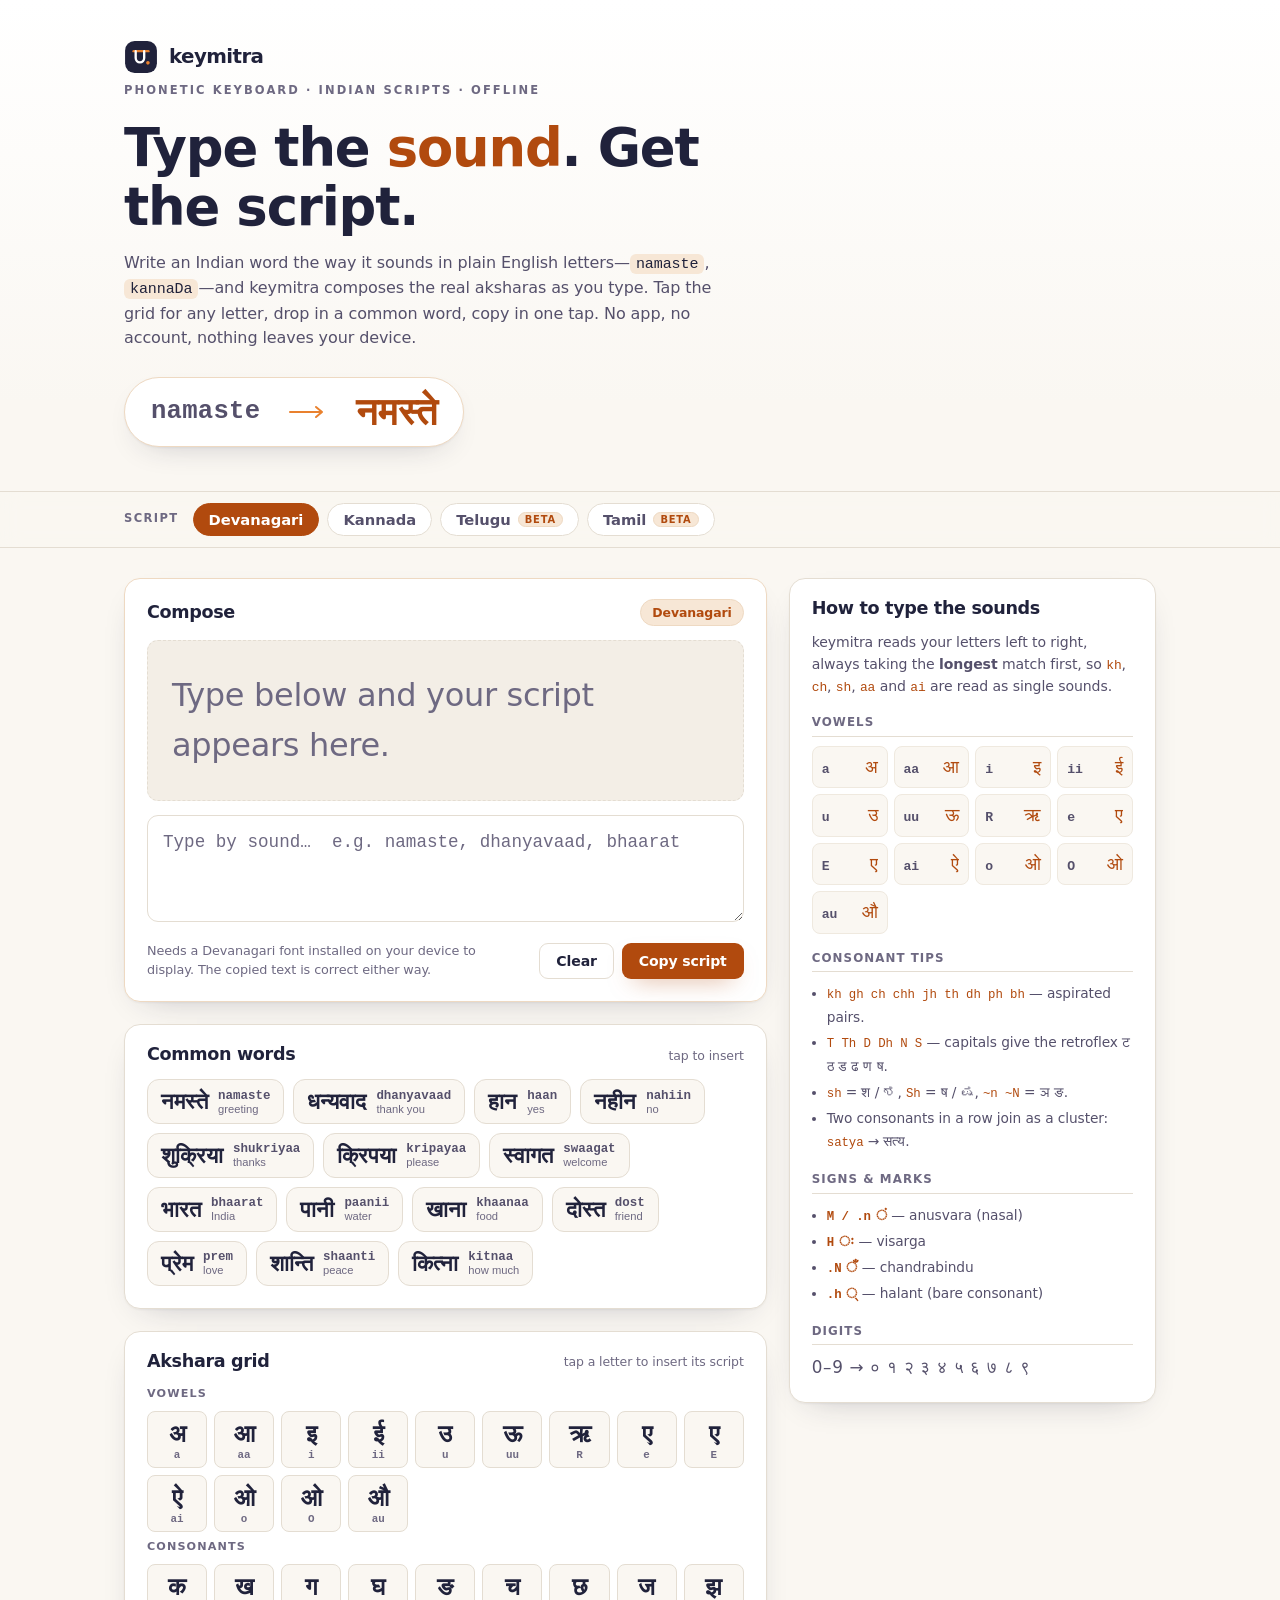
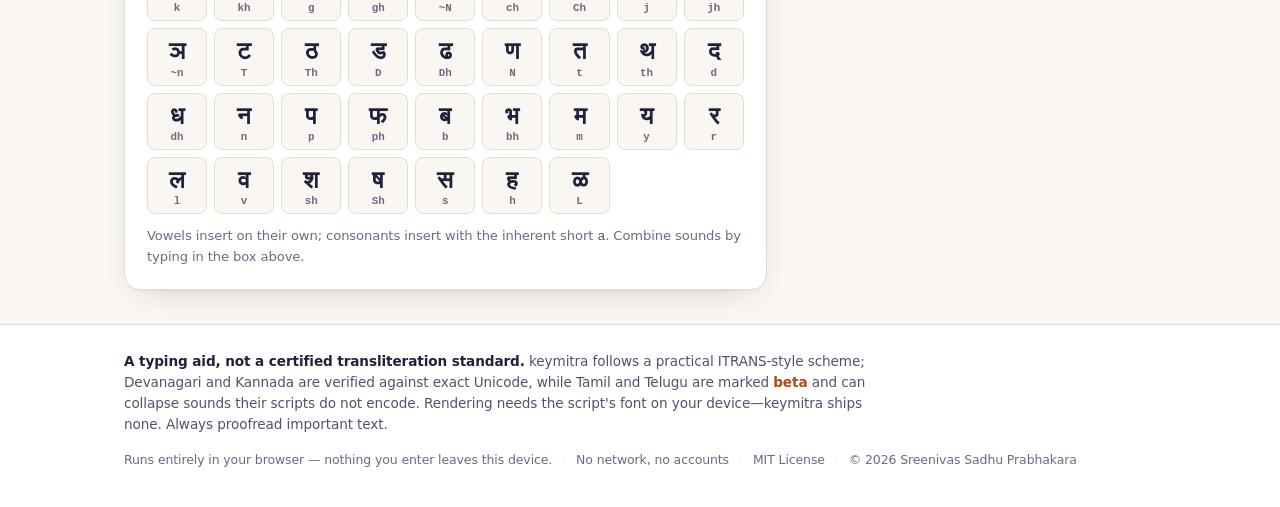
<file: index.html>
<!doctype html>
<html lang="en">
<head>
  <meta charset="utf-8">
  <meta name="viewport" content="width=device-width, initial-scale=1">
  <meta http-equiv="Content-Security-Policy" content="default-src 'self'; connect-src 'none'; img-src 'self' data:; base-uri 'none'; form-action 'none'; frame-ancestors 'none'; object-src 'none'">
  <title>keymitra — type Indian scripts by sound (Devanagari, Kannada, more)</title>
  <meta name="description" content="A phonetic keyboard and transliterator for Indian scripts. Type the sound in plain English letters — namaste, kannaDa — and watch it become नमस्ते or ಕನ್ನಡ live. Tap the akshara grid, use word chips, copy in one tap. Fully offline.">
  <meta name="color-scheme" content="light dark">
  <link rel="canonical" href="https://sreenivas-sadhu-prabhakara.github.io/keymitra/">
  <meta name="robots" content="index, follow, max-image-preview:large">
  <meta name="author" content="Sreenivas Sadhu Prabhakara">
  <meta name="keywords" content="phonetic keyboard, transliteration, type in hindi, type in kannada, devanagari keyboard, kannada keyboard, ITRANS, romanized to devanagari, english to hindi typing, indian language input, offline transliterator, akshara">
  <meta name="theme-color" content="#FAF7F2" media="(prefers-color-scheme: light)">
  <meta name="theme-color" content="#191A2E" media="(prefers-color-scheme: dark)">

  <!-- Open Graph -->
  <meta property="og:type" content="website">
  <meta property="og:site_name" content="keymitra">
  <meta property="og:title" content="keymitra — type Indian scripts by sound">
  <meta property="og:description" content="Type the sound in plain English letters and watch it become Devanagari or Kannada live. Tap the akshara grid, use word chips, copy in one tap. Private and fully offline.">
  <meta property="og:url" content="https://sreenivas-sadhu-prabhakara.github.io/keymitra/">
  <meta property="og:locale" content="en_US">
  <meta property="og:image" content="https://sreenivas-sadhu-prabhakara.github.io/keymitra/og-image.png">
  <meta property="og:image:width" content="1200">
  <meta property="og:image:height" content="630">
  <meta property="og:image:alt" content="keymitra — namaste becomes नमस्ते as you type by sound">

  <!-- Twitter -->
  <meta name="twitter:card" content="summary_large_image">
  <meta name="twitter:title" content="keymitra — type Indian scripts by sound">
  <meta name="twitter:description" content="Type the sound in plain English letters and watch it become Devanagari or Kannada live. Tap the akshara grid, use word chips, copy in one tap. Private and fully offline.">
  <meta name="twitter:image" content="https://sreenivas-sadhu-prabhakara.github.io/keymitra/og-image.png">
  <meta name="twitter:image:alt" content="keymitra — namaste becomes नमस्ते as you type by sound">

  <link rel="stylesheet" href="styles.css">
  <link rel="icon" href="favicon.svg" type="image/svg+xml">
  <link rel="apple-touch-icon" href="apple-touch-icon.png">
  <link rel="manifest" href="manifest.webmanifest">

  <!-- Structured data (data block; not affected by script-src) -->
  <script type="application/ld+json">
  {
    "@context": "https://schema.org",
    "@type": "WebApplication",
    "name": "keymitra",
    "description": "A client-side phonetic keyboard and transliterator for Indian scripts. Type the sound in Latin letters and see it become Devanagari or Kannada live, tap an on-screen akshara grid, use common-word chips, and copy in one tap. Private, offline, no accounts.",
    "url": "https://sreenivas-sadhu-prabhakara.github.io/keymitra/",
    "applicationCategory": "UtilitiesApplication",
    "operatingSystem": "Any (modern web browser)",
    "browserRequirements": "Requires a modern web browser with JavaScript enabled and the target script's font installed.",
    "isAccessibleForFree": true,
    "offers": { "@type": "Offer", "price": "0", "priceCurrency": "USD" },
    "license": "https://opensource.org/licenses/MIT",
    "author": { "@type": "Person", "name": "Sreenivas Sadhu Prabhakara" },
    "softwareVersion": "0.1.0",
    "featureList": [
      "Phonetic ITRANS-style transliteration of Latin input to Indian scripts",
      "Live preview: the script updates as you type the sound",
      "Longest-match tokenising for digraphs like kh, ch, sh, aa, ai",
      "On-screen akshara grid for direct glyph insertion",
      "Common-word suggestion chips per script",
      "One-tap copy to the clipboard",
      "Devanagari and Kannada fully covered; Tamil and Telugu marked beta",
      "Runs 100% offline in your browser"
    ]
  }
  </script>
  <script type="application/ld+json">
  {
    "@context": "https://schema.org",
    "@type": "FAQPage",
    "mainEntity": [
      {
        "@type": "Question",
        "name": "How do I type Hindi or Kannada by sound in keymitra?",
        "acceptedAnswer": {
          "@type": "Answer",
          "text": "Pick a script, then type the word the way it sounds using plain English letters. namaste becomes नमस्ते and kannaDa becomes ಕನ್ನಡ. keymitra reads your letters left to right with longest-match, so digraphs like kh, ch, sh, aa and ai are understood as single sounds, and it joins consonants and vowels into the correct akshara."
        }
      },
      {
        "@type": "Question",
        "name": "How do I write capital or retroflex sounds like T, D, N and long vowels?",
        "acceptedAnswer": {
          "@type": "Answer",
          "text": "keymitra uses an ITRANS-style scheme. Capital T, D, N, S give the retroflex ट ड ण ष; double a vowel for its long form (aa, ii, uu). Use M or .n for anusvara, H for visarga, and .h to force a bare consonant (halant) at the end of a word. A cheat-sheet of every mapping is built into the page."
        }
      },
      {
        "@type": "Question",
        "name": "Why do some letters show as empty boxes or tofu?",
        "acceptedAnswer": {
          "@type": "Answer",
          "text": "keymitra outputs real Unicode text but does not ship any fonts, so your device must have a font for the script installed to render it. Most phones and computers include Devanagari and Kannada. If you see boxes, the text is still correct — copying and pasting it into an app with the right font will display it properly."
        }
      },
      {
        "@type": "Question",
        "name": "Is my typing private?",
        "acceptedAnswer": {
          "@type": "Answer",
          "text": "Completely. keymitra runs entirely in your browser and makes no network requests at all. A strict Content-Security-Policy sets connect-src to none, so nothing you type can be sent anywhere. Your last text is remembered only in this device's local storage."
        }
      },
      {
        "@type": "Question",
        "name": "Which Indian scripts does keymitra support?",
        "acceptedAnswer": {
          "@type": "Answer",
          "text": "Devanagari (Hindi, Marathi, Sanskrit) and Kannada are fully covered and verified against exact Unicode. Tamil and Telugu are included and labelled beta: they cover everyday words but Tamil in particular collapses some Sanskrit distinctions its script does not encode, so check important text before relying on it."
        }
      }
    ]
  }
  </script>
</head>
<body>
  <a class="skip-link" href="#composer">Skip to the keyboard</a>

  <!-- ============ HERO ============ -->
  <header class="hero" id="top">
    <div class="hero__inner">
      <a class="brand" href="#top" aria-label="keymitra home">
        <svg class="brand__mark" viewBox="0 0 32 32" aria-hidden="true">
          <rect x="1" y="1" width="30" height="30" rx="9" class="brand__bg"/>
          <line x1="9" y1="10.5" x2="23" y2="10.5" class="brand__bar"/>
          <path d="M11 10.5 v6.5 a4 4 0 0 0 8 0 v-6.5" class="brand__stroke"/>
          <circle cx="22.5" cy="21.5" r="1.7" class="brand__dot"/>
        </svg>
        <span class="brand__word">keymitra</span>
      </a>

      <p class="eyebrow">Phonetic keyboard &middot; Indian scripts &middot; offline</p>
      <h1 class="hero__title">Type the <span class="hero__accent">sound</span>. Get the script.</h1>
      <p class="hero__lede">
        Write an Indian word the way it sounds in plain English letters&mdash;<span class="mono">namaste</span>,
        <span class="mono">kannaDa</span>&mdash;and keymitra composes the real aksharas as you type. Tap the grid for any
        letter, drop in a common word, copy in one tap. No app, no account, nothing leaves your device.
      </p>

      <!-- Signature: the live transform strip -->
      <div class="transform" aria-hidden="true">
        <span class="transform__latin">namaste</span>
        <span class="transform__arrow">
          <svg viewBox="0 0 40 16" width="40" height="16"><path d="M2 8 h32 M28 3 l6 5 -6 5" fill="none" stroke="currentColor" stroke-width="2" stroke-linecap="round" stroke-linejoin="round"/></svg>
        </span>
        <span class="transform__script" lang="hi">नमस्ते</span>
      </div>
    </div>
  </header>

  <main id="workspace">
    <!-- ============ SCRIPT PICKER ============ -->
    <section class="scriptbar" aria-label="Choose a script">
      <div class="scriptbar__inner">
        <span class="scriptbar__label" id="scriptLabel">Script</span>
        <div class="scripts" role="radiogroup" aria-labelledby="scriptLabel" id="scriptTabs"></div>
      </div>
    </section>

    <div class="grid">
      <!-- ============ LEFT: COMPOSER ============ -->
      <div class="col col--main">
        <section class="card card--compose" aria-labelledby="composeHeading" id="composer">
          <div class="card__head">
            <h2 class="card__title" id="composeHeading">Compose</h2>
            <span class="card__scriptname" id="activeScriptName">Devanagari</span>
          </div>

          <!-- Live script preview — the hero of the tool -->
          <div class="preview" id="preview" lang="hi" aria-live="polite" aria-label="Composed script preview" tabindex="0"></div>
          <p class="preview__empty" id="previewEmpty">Type below and your script appears here.</p>

          <label class="sr-only" for="input">Type a word by its sound in English letters</label>
          <textarea id="input" class="composer__input mono" rows="3"
            placeholder="Type by sound…  e.g. namaste, dhanyavaad, bhaarat"
            autocomplete="off" autocapitalize="off" autocorrect="off" spellcheck="false"></textarea>

          <div class="composer__bar">
            <p class="composer__hint" id="fontHint"></p>
            <div class="composer__actions">
              <button type="button" class="btn btn--quiet btn--sm" id="clearBtn">Clear</button>
              <button type="button" class="btn btn--primary btn--sm" id="copyBtn">Copy script</button>
            </div>
          </div>
          <p class="toast" id="toast" role="status" aria-live="polite" hidden></p>
        </section>

        <!-- Common words -->
        <section class="card" aria-labelledby="wordsHeading">
          <div class="card__head">
            <h2 class="card__title" id="wordsHeading">Common words</h2>
            <span class="card__hint-inline">tap to insert</span>
          </div>
          <div class="chips" id="wordChips" role="list"></div>
        </section>

        <!-- Akshara grid -->
        <section class="card" aria-labelledby="gridHeading">
          <div class="card__head">
            <h2 class="card__title" id="gridHeading">Akshara grid</h2>
            <span class="card__hint-inline">tap a letter to insert its script</span>
          </div>
          <div class="akshara" id="aksharaGrid"></div>
          <p class="hint">Vowels insert on their own; consonants insert with the inherent short <span class="mono">a</span>. Combine sounds by typing in the box above.</p>
        </section>
      </div>

      <!-- ============ RIGHT: CHEAT SHEET ============ -->
      <aside class="col col--ref">
        <section class="card card--ref" aria-labelledby="cheatHeading">
          <div class="card__head">
            <h2 class="card__title" id="cheatHeading">How to type the sounds</h2>
          </div>
          <p class="ref__intro">keymitra reads your letters left to right, always taking the <strong>longest</strong> match first, so <span class="mono">kh</span>, <span class="mono">ch</span>, <span class="mono">sh</span>, <span class="mono">aa</span> and <span class="mono">ai</span> are read as single sounds.</p>

          <h3 class="ref__sub">Vowels</h3>
          <ul class="ref__rows" id="refVowels"></ul>

          <h3 class="ref__sub">Consonant tips</h3>
          <ul class="ref__list">
            <li><span class="mono">kh gh ch chh jh th dh ph bh</span> — aspirated pairs.</li>
            <li><span class="mono">T Th D Dh N S</span> — capitals give the retroflex ट ठ ड ढ ण ष.</li>
            <li><span class="mono">sh</span> = श / ಶ, <span class="mono">Sh</span> = ष / ಷ, <span class="mono">~n ~N</span> = ञ ङ.</li>
            <li>Two consonants in a row join as a cluster: <span class="mono">satya</span> → सत्य.</li>
          </ul>

          <h3 class="ref__sub">Signs &amp; marks</h3>
          <ul class="ref__list" id="refMarks"></ul>

          <h3 class="ref__sub">Digits</h3>
          <p class="ref__digits" id="refDigits"></p>
        </section>
      </aside>
    </div>
  </main>

  <!-- ============ FOOTER ============ -->
  <footer class="foot">
    <div class="foot__inner">
      <p class="foot__disclaimer">
        <strong>A typing aid, not a certified transliteration standard.</strong> keymitra follows a practical
        ITRANS-style scheme; Devanagari and Kannada are verified against exact Unicode, while Tamil and Telugu are
        marked <em>beta</em> and can collapse sounds their scripts do not encode. Rendering needs the script's font
        on your device&mdash;keymitra ships none. Always proofread important text.
      </p>
      <p class="foot__meta">
        <span>Runs entirely in your browser — nothing you enter leaves this device.</span><span class="foot__dot">&middot;</span>
        <span>No network, no accounts</span><span class="foot__dot">&middot;</span>
        <span>MIT&nbsp;License</span><span class="foot__dot">&middot;</span>
        <span>&copy; 2026 Sreenivas&nbsp;Sadhu&nbsp;Prabhakara</span>
      </p>
    </div>
  </footer>

  <script src="data.js" defer></script>
  <script src="app.js" defer></script>
</body>
</html>
</file>
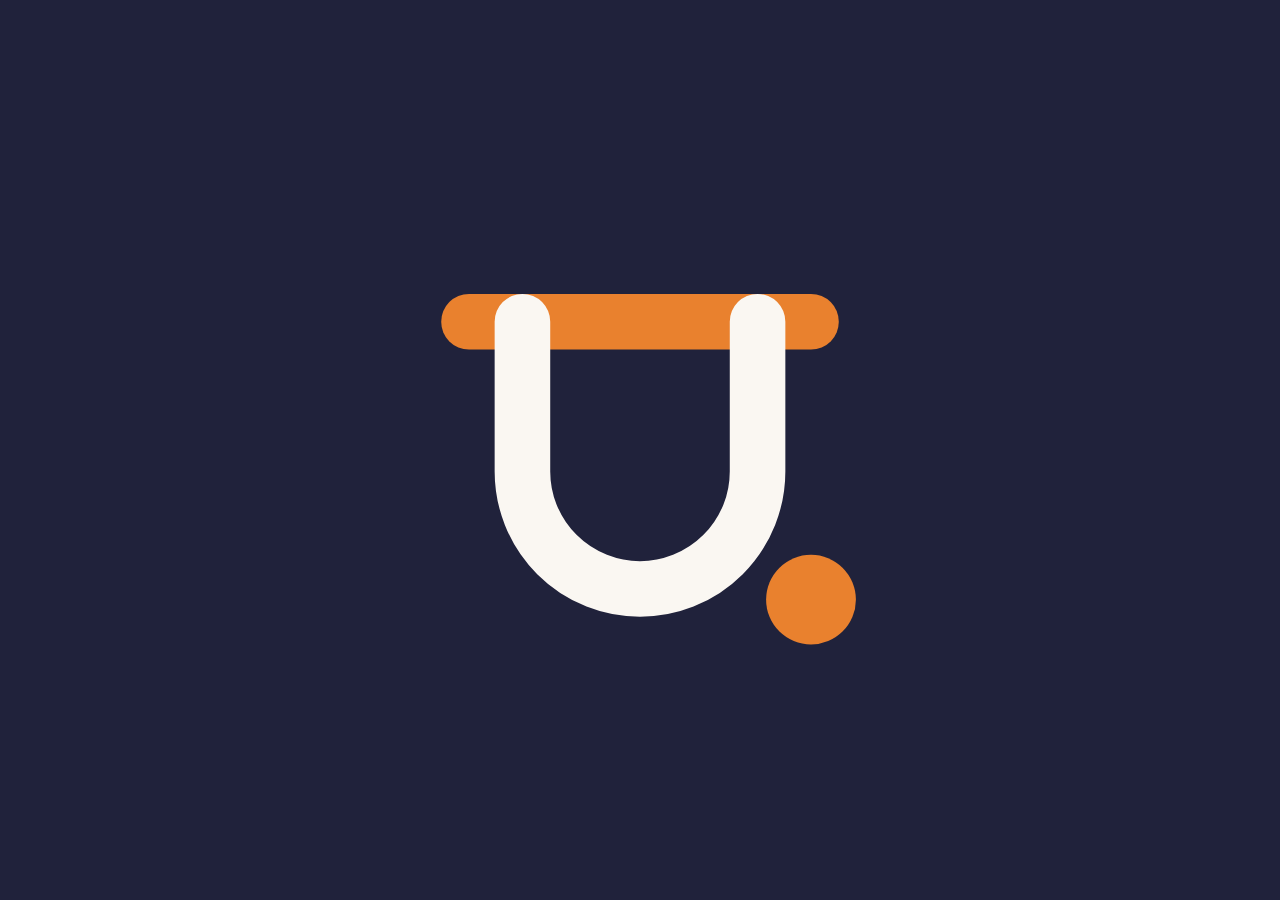
<file: assets/icon.html>
<!doctype html>
<html lang="en">
<head>
<meta charset="utf-8">
<style>
  * { box-sizing: border-box; margin: 0; padding: 0; }
  html, body { width: 100%; height: 100%; overflow: hidden; background: #20223B; }
  body { display: grid; place-items: center; }
  /* ~12% safe padding on each side -> mark fills the middle ~76vmin */
  .mark { width: 76vmin; height: 76vmin; display: block; }
</style>
</head>
<body>
  <!-- a letterform composed from a sound: the Devanagari top-bar (शिरोरेखा),
       a downstroke curling into a bowl, and a marigold vowel dot -->
  <svg class="mark" viewBox="0 0 32 32" aria-hidden="true">
    <line x1="8" y1="10" x2="24" y2="10" stroke="#E9812E" stroke-width="2.6" stroke-linecap="round"/>
    <path d="M10.5 10 v7 a5.5 5.5 0 0 0 11 0 v-7" fill="none" stroke="#FAF7F2" stroke-width="2.6" stroke-linecap="round" stroke-linejoin="round"/>
    <circle cx="24" cy="23" r="2.1" fill="#E9812E"/>
  </svg>
</body>
</html>
</file>
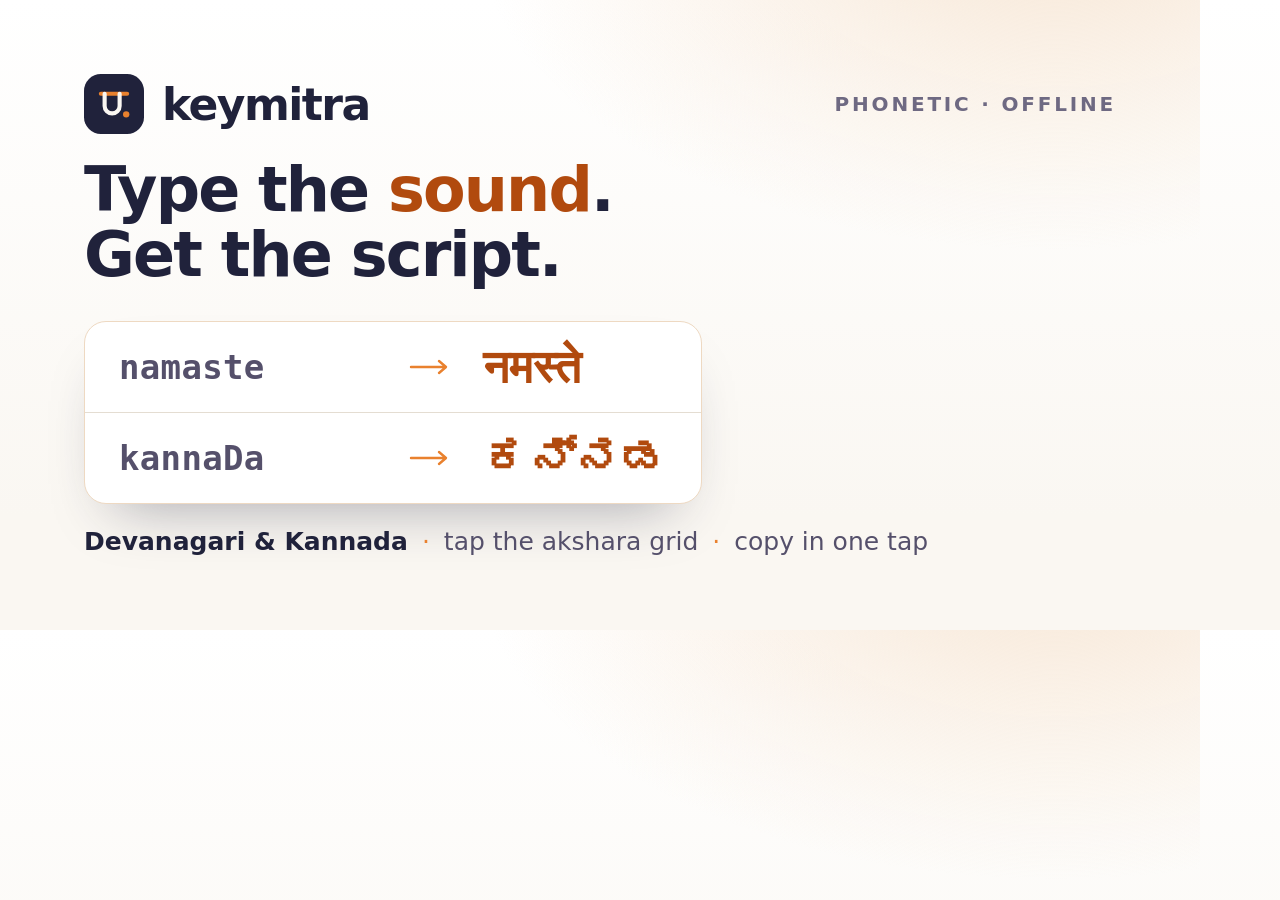
<file: assets/og.html>
<!doctype html>
<html lang="en">
<head>
<meta charset="utf-8">
<style>
  :root {
    --paper:  #FAF7F2;
    --paper2: #FFFFFF;
    --ink:    #20223B;
    --ink-soft:#55506B;
    --ink-faint:#6E6982;
    --rule:   #E4DDD2;
    --accent: #B14A0E;
    --marigold:#E9812E;
    --accent-wash:#F7E7D6;
    --accent-line:#EED9C2;
    --sans: "Inter", system-ui, -apple-system, "Segoe UI", Roboto, Helvetica, Arial, sans-serif;
    --mono: ui-monospace, "SF Mono", "Roboto Mono", Menlo, Consolas, monospace;
    --indic: "Noto Sans Devanagari", "Nirmala UI", "Kohinoor Devanagari", system-ui, sans-serif;
  }
  * { box-sizing: border-box; margin: 0; padding: 0; }
  html, body { width: 1200px; height: 630px; overflow: hidden; }
  body {
    position: relative;
    background:
      radial-gradient(1000px 560px at 88% -12%, var(--accent-wash), transparent 58%),
      linear-gradient(180deg, var(--paper2), var(--paper) 82%);
    font-family: var(--sans);
    color: var(--ink);
    -webkit-font-smoothing: antialiased;
  }
  .frame {
    position: absolute; inset: 0;
    padding: 74px 84px;
    display: flex; flex-direction: column; justify-content: space-between;
  }

  .top { display: flex; align-items: center; gap: 18px; }
  .top svg { width: 60px; height: 60px; }
  .top .word { font-size: 44px; font-weight: 800; letter-spacing: -0.035em; color: var(--ink); }
  .top .tag {
    margin-left: auto;
    font-size: 20px; font-weight: 700; letter-spacing: 0.14em; text-transform: uppercase;
    color: var(--ink-faint);
  }

  .mid { display: flex; flex-direction: column; gap: 34px; }
  h1 {
    font-size: 62px; font-weight: 800; letter-spacing: -0.03em; line-height: 1.05;
    color: var(--ink); max-width: 20ch;
  }
  h1 .accent { color: var(--accent); }

  /* the transform row: latin -> script, three examples stacked into a card */
  .demo {
    display: inline-flex; align-items: stretch; gap: 0;
    background: var(--paper2);
    border: 1px solid var(--accent-line);
    border-radius: 22px;
    box-shadow: 0 30px 60px -30px rgba(32,34,59,0.4);
    overflow: hidden;
    align-self: flex-start;
  }
  .demo .rowset { display: flex; flex-direction: column; }
  .row {
    display: flex; align-items: center; gap: 30px;
    padding: 22px 34px;
  }
  .row + .row { border-top: 1px solid var(--rule); }
  .row .latin {
    font-family: var(--mono); font-size: 34px; font-weight: 600;
    color: var(--ink-soft); min-width: 260px; letter-spacing: 0.01em;
  }
  .row .arrow { color: var(--marigold); display: inline-flex; }
  .row .script {
    font-family: var(--indic); font-size: 46px; font-weight: 600;
    color: var(--accent); line-height: 1;
  }

  .foot {
    display: flex; align-items: center; gap: 14px;
    font-size: 25px; font-weight: 500; color: var(--ink-soft);
  }
  .foot .dot { color: var(--marigold); }
  .foot .strong { color: var(--ink); font-weight: 700; }
</style>
</head>
<body>
  <div class="frame">
    <div class="top">
      <svg viewBox="0 0 32 32" aria-hidden="true">
        <rect width="32" height="32" rx="9" fill="#20223B"/>
        <line x1="9" y1="10.5" x2="23" y2="10.5" stroke="#E9812E" stroke-width="2.2" stroke-linecap="round"/>
        <path d="M11 10.5 v6.5 a4 4 0 0 0 8 0 v-6.5" fill="none" stroke="#FAF7F2" stroke-width="2.2" stroke-linecap="round" stroke-linejoin="round"/>
        <circle cx="22.5" cy="21.5" r="1.7" fill="#E9812E"/>
      </svg>
      <span class="word">keymitra</span>
      <span class="tag">Phonetic &middot; Offline</span>
    </div>

    <div class="mid">
      <h1>Type the <span class="accent">sound</span>.<br>Get the script.</h1>
      <div class="demo">
        <div class="rowset">
          <div class="row">
            <span class="latin">namaste</span>
            <span class="arrow"><svg viewBox="0 0 44 18" width="44" height="18"><path d="M2 9 h34 M30 3 l7 6 -7 6" fill="none" stroke="currentColor" stroke-width="2.4" stroke-linecap="round" stroke-linejoin="round"/></svg></span>
            <span class="script">नमस्ते</span>
          </div>
          <div class="row">
            <span class="latin">kannaDa</span>
            <span class="arrow"><svg viewBox="0 0 44 18" width="44" height="18"><path d="M2 9 h34 M30 3 l7 6 -7 6" fill="none" stroke="currentColor" stroke-width="2.4" stroke-linecap="round" stroke-linejoin="round"/></svg></span>
            <span class="script" style="font-family:'Noto Sans Kannada','Tunga',system-ui,sans-serif">ಕನ್ನಡ</span>
          </div>
        </div>
      </div>
    </div>

    <div class="foot">
      <span class="strong">Devanagari &amp; Kannada</span>
      <span class="dot">&middot;</span>
      <span>tap the akshara grid</span>
      <span class="dot">&middot;</span>
      <span>copy in one tap</span>
    </div>
  </div>
</body>
</html>
</file>
<file: styles.css>
/* ============================================================
   keymitra — a phonetic keyboard for Indian scripts.
   Ink-indigo ground + a warm marigold script-accent.
   The composed script is the hero: big, calm, centred.
   No serif anywhere; Indic text uses the system Indic font.
   ============================================================ */

:root {
  /* paper / ink (light) */
  --paper:    #FAF7F2;   /* warm off-white */
  --paper2:   #FFFFFF;   /* raised card */
  --sunk:     #F3EEE6;   /* recessed well (input, preview) */
  --ink:      #20223B;   /* deep indigo — primary text */
  --ink-soft: #55506B;   /* muted */
  --ink-faint:#6E6982;   /* captions */
  --rule:     #E4DDD2;   /* hairline */
  --rule2:    #EFE9DF;

  /* marigold accent */
  --accent:      #B14A0E;  /* accent as text / primary button (AA on paper) */
  --accent-soft: #C25A12;  /* large decorative accent */
  --marigold:    #E9812E;  /* bright glyph/border accent (non-text) */
  --accent-wash: #F7E7D6;
  --accent-line: #EED9C2;

  --danger: #C1503E;

  --sans: "Inter", system-ui, -apple-system, "Segoe UI", Roboto, Helvetica, Arial, sans-serif;
  --mono: ui-monospace, "SF Mono", "Roboto Mono", Menlo, Consolas, "Liberation Mono", monospace;
  /* Indic text: lean on the OS's Indic fonts; never a web font. */
  --indic: "Noto Sans Devanagari", "Noto Sans Kannada", "Noto Sans Tamil", "Noto Sans Telugu",
           "Nirmala UI", "Kohinoor Devanagari", "Tunga", system-ui, sans-serif;

  --radius:   16px;
  --radius-sm:11px;
  --radius-xs:8px;
  --shadow:   0 1px 2px rgba(32,34,59,0.05), 0 12px 34px -20px rgba(32,34,59,0.32);
  --shadow-lift: 0 2px 6px rgba(32,34,59,0.09), 0 24px 50px -24px rgba(32,34,59,0.4);
  --wrap: 1120px;
  --ease: cubic-bezier(0.22, 0.61, 0.36, 1);
}

@media (prefers-color-scheme: dark) {
  :root {
    --paper:    #191A2E;
    --paper2:   #21233D;
    --sunk:     #14152594;
    --sunk:     #16172A;
    --ink:      #ECEAF4;
    --ink-soft: #ADA9C4;
    --ink-faint:#948FAE;  /* AA on card (#21233D) 4.95:1 — was #8681A0 (failed at 4.12:1) */
    --rule:     #2E3050;
    --rule2:    #282A46;

    --accent:      #F0A24E;  /* accent text on dark (AA) */
    --accent-soft: #F0A24E;
    --marigold:    #F0A24E;
    --accent-wash: rgba(240,162,78,0.12);
    --accent-line: rgba(240,162,78,0.30);

    --danger: #E5806E;

    --shadow:   0 1px 2px rgba(0,0,0,0.4), 0 14px 34px -20px rgba(0,0,0,0.6);
    --shadow-lift: 0 2px 6px rgba(0,0,0,0.45), 0 26px 52px -24px rgba(0,0,0,0.66);
  }
}

* { box-sizing: border-box; }
html { -webkit-text-size-adjust: 100%; scroll-behavior: smooth; }

body {
  margin: 0;
  background: var(--paper);
  color: var(--ink);
  font-family: var(--sans);
  font-size: 16px;
  line-height: 1.55;
  letter-spacing: -0.006em;
  -webkit-font-smoothing: antialiased;
  text-rendering: optimizeLegibility;
}

/* soft marigold glow so the ground is never flat */
body::before {
  content: "";
  position: fixed;
  inset: 0;
  z-index: -1;
  background:
    radial-gradient(920px 520px at 82% -12%, var(--accent-wash), transparent 60%),
    radial-gradient(680px 460px at -6% 4%, var(--accent-wash), transparent 55%);
  opacity: 0.7;
  pointer-events: none;
}

h1, h2, h3 { margin: 0; font-weight: 700; letter-spacing: -0.022em; line-height: 1.12; }
p { margin: 0; }

.mono { font-family: var(--mono); font-variant-numeric: tabular-nums; }

.sr-only {
  position: absolute; width: 1px; height: 1px;
  padding: 0; margin: -1px; overflow: hidden;
  clip: rect(0 0 0 0); white-space: nowrap; border: 0;
}

.skip-link {
  position: absolute; left: 12px; top: -60px;
  background: var(--accent); color: #fff;
  padding: 10px 16px; border-radius: 10px; font-weight: 700;
  z-index: 50; transition: top 0.18s var(--ease); text-decoration: none;
}
.skip-link:focus { top: 12px; }

/* shared focus ring */
a:focus-visible,
button:focus-visible,
input:focus-visible,
textarea:focus-visible,
.preview:focus-visible {
  outline: 3px solid var(--marigold);
  outline-offset: 2px;
  border-radius: 8px;
}

.eyebrow {
  font-size: 0.72rem;
  text-transform: uppercase;
  letter-spacing: 0.18em;
  color: var(--ink-faint);
  font-weight: 700;
}

/* ============================================================
   HERO
   ============================================================ */
.hero {
  border-bottom: 1px solid var(--rule);
  background: linear-gradient(180deg, var(--paper2), var(--paper) 82%);
}
.hero__inner {
  max-width: var(--wrap);
  margin: 0 auto;
  padding: clamp(22px, 4vw, 40px) clamp(20px, 5vw, 44px) clamp(28px, 4vw, 44px);
}

.brand { display: inline-flex; align-items: center; gap: 11px; text-decoration: none; color: inherit; }
.brand__mark { width: 34px; height: 34px; flex: none; }
.brand__bg { fill: var(--ink); }
.brand__bar { stroke: var(--marigold); stroke-width: 2.2; stroke-linecap: round; }
.brand__stroke { fill: none; stroke: var(--paper2); stroke-width: 2.2; stroke-linecap: round; stroke-linejoin: round; }
.brand__dot { fill: var(--marigold); }
.brand__word { font-size: 1.24rem; font-weight: 800; letter-spacing: -0.03em; }

.hero__title {
  font-size: clamp(2rem, 5.2vw, 3.3rem);
  margin: 18px 0 0;
  max-width: 18ch;
}
.hero__accent { color: var(--accent); }
.hero__lede {
  margin-top: 15px;
  max-width: 58ch;
  color: var(--ink-soft);
  font-size: clamp(0.98rem, 1.25vw, 1.08rem);
}
.hero__lede .mono { color: var(--ink); font-size: 0.94em; background: var(--accent-wash);
  padding: 1px 6px; border-radius: 6px; }

/* --- signature: the live transform strip --- */
.transform {
  margin-top: 26px;
  display: inline-flex;
  align-items: center;
  gap: clamp(14px, 3vw, 28px);
  padding: 14px clamp(18px, 3vw, 26px);
  background: var(--paper2);
  border: 1px solid var(--accent-line);
  border-radius: 999px;
  box-shadow: var(--shadow);
  max-width: 100%;
}
.transform__latin {
  font-family: var(--mono);
  font-size: clamp(1.1rem, 2.4vw, 1.6rem);
  font-weight: 600;
  color: var(--ink-soft);
  letter-spacing: 0.01em;
}
.transform__arrow { color: var(--marigold); display: inline-flex; }
.transform__script {
  font-family: var(--indic);
  font-size: clamp(1.5rem, 3.6vw, 2.4rem);
  font-weight: 600;
  color: var(--accent);
  line-height: 1;
}

/* ============================================================
   BUTTONS
   ============================================================ */
.btn {
  font-family: var(--sans);
  font-weight: 700;
  font-size: 0.95rem;
  letter-spacing: -0.01em;
  border-radius: 11px;
  cursor: pointer;
  border: 1px solid transparent;
  padding: 12px 22px;
  text-decoration: none;
  display: inline-flex; align-items: center; justify-content: center;
  transition: transform 0.12s var(--ease), background 0.16s var(--ease),
              box-shadow 0.16s var(--ease), border-color 0.16s var(--ease), color 0.16s var(--ease);
}
.btn:active { transform: translateY(1px); }
.btn--sm { padding: 9px 16px; font-size: 0.88rem; border-radius: 9px; }

.btn--primary {
  background: var(--accent);
  color: #fff;
  box-shadow: 0 10px 24px -12px rgba(177,74,14,0.6);
}
.btn--primary:hover { background: #9c3f0b; }
@media (prefers-color-scheme: dark) {
  .btn--primary { color: #191A2E; }
  .btn--primary:hover { background: #f6b264; }
}

.btn--quiet {
  background: transparent;
  color: var(--ink);
  border-color: var(--rule);
}
.btn--quiet:hover { border-color: var(--ink-faint); background: rgba(120,110,140,0.07); }

/* ============================================================
   SCRIPT PICKER
   ============================================================ */
.scriptbar {
  position: sticky; top: 0; z-index: 20;
  background: color-mix(in srgb, var(--paper) 86%, transparent);
  backdrop-filter: blur(10px);
  -webkit-backdrop-filter: blur(10px);
  border-bottom: 1px solid var(--rule);
}
.scriptbar__inner {
  max-width: var(--wrap);
  margin: 0 auto;
  padding: 11px clamp(20px, 5vw, 44px);
  display: flex; align-items: center; gap: 14px; flex-wrap: wrap;
}
.scriptbar__label {
  font-size: 0.72rem; font-weight: 700; letter-spacing: 0.12em;
  text-transform: uppercase; color: var(--ink-faint);
}
.scripts { display: flex; gap: 8px; flex-wrap: wrap; }
.scripttab {
  display: inline-flex; align-items: center; gap: 7px;
  font-family: var(--sans);
  font-size: 0.92rem; font-weight: 600;
  color: var(--ink-soft);
  background: var(--paper2);
  border: 1px solid var(--rule);
  border-radius: 999px;
  padding: 7px 15px;
  cursor: pointer;
  transition: color 0.14s var(--ease), border-color 0.14s var(--ease), background 0.14s var(--ease);
}
.scripttab:hover { color: var(--ink); border-color: var(--ink-faint); }
.scripttab.is-active {
  color: #fff; background: var(--accent); border-color: var(--accent);
}
@media (prefers-color-scheme: dark) {
  .scripttab.is-active { color: #191A2E; }
}
.scripttab__beta {
  font-size: 0.62rem; font-weight: 700; text-transform: uppercase; letter-spacing: 0.08em;
  padding: 1px 6px; border-radius: 999px;
  background: var(--accent-wash); color: var(--accent); border: 1px solid var(--accent-line);
}
.scripttab.is-active .scripttab__beta { background: rgba(255,255,255,0.24); color: #fff; border-color: transparent; }
@media (prefers-color-scheme: dark) {
  .scripttab.is-active .scripttab__beta { background: rgba(25,26,46,0.28); color: #191A2E; }
}

/* ============================================================
   LAYOUT GRID
   ============================================================ */
.grid {
  max-width: var(--wrap);
  margin: 0 auto;
  padding: clamp(20px, 3vw, 30px) clamp(20px, 5vw, 44px) 20px;
  display: grid;
  grid-template-columns: minmax(0, 7fr) minmax(0, 4fr);
  gap: clamp(16px, 2vw, 22px);
  align-items: start;
}
.col { display: flex; flex-direction: column; gap: clamp(16px, 2vw, 22px); min-width: 0; }

/* ============================================================
   CARDS
   ============================================================ */
.card {
  background: var(--paper2);
  border: 1px solid var(--rule);
  border-radius: var(--radius);
  box-shadow: var(--shadow);
  padding: 20px 22px 22px;
}
.card__head { display: flex; align-items: center; gap: 12px; margin-bottom: 14px; }
.card__title { font-size: 1.1rem; letter-spacing: -0.02em; }
.card__scriptname {
  margin-left: auto;
  font-size: 0.78rem; font-weight: 600; color: var(--accent);
  background: var(--accent-wash); border: 1px solid var(--accent-line);
  padding: 3px 11px; border-radius: 999px;
}
.card__hint-inline { margin-left: auto; font-size: 0.78rem; color: var(--ink-faint); }
.card--compose { border-color: var(--accent-line); }
.card--ref { position: sticky; top: 68px; }

.hint { margin-top: 12px; font-size: 0.82rem; color: var(--ink-faint); line-height: 1.5; }
.hint .mono { color: var(--ink-soft); }

/* ============================================================
   COMPOSER — preview is the hero
   ============================================================ */
.preview {
  font-family: var(--indic);
  font-size: clamp(2.2rem, 7vw, 3.6rem);
  line-height: 1.4;
  font-weight: 600;
  color: var(--ink);
  background: var(--sunk);
  border: 1px solid var(--rule);
  border-radius: var(--radius-sm);
  padding: clamp(18px, 4vw, 30px) clamp(16px, 3vw, 24px);
  min-height: 1.4em;
  word-break: break-word;
  overflow-wrap: anywhere;
}
.preview:empty { display: none; }
.preview__empty {
  font-size: clamp(1.4rem, 4vw, 2rem);
  color: var(--ink-faint);
  background: var(--sunk);
  border: 1px dashed var(--rule);
  border-radius: var(--radius-sm);
  padding: clamp(18px, 4vw, 30px) clamp(16px, 3vw, 24px);
  font-weight: 500;
  letter-spacing: -0.01em;
}

.composer__input {
  margin-top: 14px;
  width: 100%;
  resize: vertical;
  font-size: 1.1rem;
  line-height: 1.5;
  color: var(--ink);
  background: var(--paper2);
  border: 1px solid var(--rule);
  border-radius: var(--radius-sm);
  padding: 13px 15px;
  transition: border-color 0.15s var(--ease), box-shadow 0.15s var(--ease);
}
.composer__input::placeholder { color: var(--ink-faint); }
.composer__input:hover { border-color: var(--ink-faint); }
.composer__input:focus { outline: none; border-color: var(--marigold); box-shadow: 0 0 0 3px var(--accent-wash); }

.composer__bar {
  margin-top: 12px;
  display: flex; align-items: center; gap: 14px; flex-wrap: wrap;
  justify-content: space-between;
}
.composer__hint { font-size: 0.8rem; color: var(--ink-faint); line-height: 1.45; max-width: 46ch; min-width: 220px; flex: 1; }
.composer__actions { display: flex; gap: 8px; flex-wrap: wrap; }

/* ============================================================
   COMMON WORD CHIPS
   ============================================================ */
.chips { display: flex; flex-wrap: wrap; gap: 9px; }
.chip {
  display: inline-flex; align-items: center; gap: 10px;
  background: var(--paper);
  border: 1px solid var(--rule);
  border-radius: 12px;
  padding: 8px 13px;
  cursor: pointer;
  text-align: left;
  transition: border-color 0.14s var(--ease), background 0.14s var(--ease), transform 0.1s var(--ease);
}
.chip:hover { border-color: var(--marigold); background: var(--accent-wash); }
.chip:active { transform: translateY(1px); }
.chip__glyph {
  font-family: var(--indic);
  font-size: 1.4rem; font-weight: 600;
  color: var(--ink);
  line-height: 1.2;
}
.chip__meta { display: flex; flex-direction: column; gap: 0; }
.chip__latin { font-size: 0.78rem; font-weight: 600; color: var(--ink-soft); }
.chip__gloss { font-size: 0.7rem; color: var(--ink-faint); }

/* ============================================================
   AKSHARA GRID
   ============================================================ */
.akshara__label {
  font-size: 0.7rem; font-weight: 700; letter-spacing: 0.1em; text-transform: uppercase;
  color: var(--ink-faint); margin: 6px 0 8px;
}
.akshara__label:first-child { margin-top: 0; }
.akshara__row, .akshara__cons { display: grid; gap: 7px; }
.akshara__row--vowels { grid-template-columns: repeat(auto-fill, minmax(58px, 1fr)); margin-bottom: 6px; }
.akshara__cons { grid-template-columns: repeat(auto-fill, minmax(58px, 1fr)); }

.key {
  display: flex; flex-direction: column; align-items: center; gap: 2px;
  background: var(--paper);
  border: 1px solid var(--rule);
  border-radius: var(--radius-xs);
  padding: 9px 4px 6px;
  cursor: pointer;
  transition: border-color 0.13s var(--ease), background 0.13s var(--ease), transform 0.09s var(--ease);
}
.key:hover { border-color: var(--marigold); background: var(--accent-wash); }
.key:active { transform: translateY(1px); }
.key__glyph {
  font-family: var(--indic);
  font-size: 1.5rem; font-weight: 600; line-height: 1.1;
  color: var(--ink);
}
.key__latin { font-size: 0.68rem; color: var(--ink-faint); font-weight: 600; }

/* ============================================================
   REFERENCE / CHEAT SHEET
   ============================================================ */
.ref__intro { font-size: 0.88rem; color: var(--ink-soft); line-height: 1.55; }
.ref__intro .mono { color: var(--accent); font-size: 0.92em; }
.ref__sub {
  font-size: 0.74rem; font-weight: 700; letter-spacing: 0.09em; text-transform: uppercase;
  color: var(--ink-faint); margin: 18px 0 9px;
  padding-bottom: 6px; border-bottom: 1px solid var(--rule);
}
.ref__rows {
  list-style: none; margin: 0; padding: 0;
  display: grid; grid-template-columns: repeat(auto-fill, minmax(66px, 1fr)); gap: 6px;
}
.ref__row {
  display: flex; align-items: baseline; gap: 8px;
  padding: 6px 9px;
  background: var(--paper); border: 1px solid var(--rule2); border-radius: var(--radius-xs);
}
.ref__key { font-size: 0.82rem; font-weight: 600; color: var(--ink-soft); }
.ref__glyph { font-family: var(--indic); font-size: 1.15rem; color: var(--accent); margin-left: auto; }

.ref__list { margin: 0; padding-left: 1.1em; font-size: 0.86rem; color: var(--ink-soft); line-height: 1.7; }
.ref__list li { padding: 1px 0; }
.ref__list .mono { color: var(--accent); font-size: 0.9em; }
.ref__list .ref__key { color: var(--accent); }
.ref__inline-glyph { font-family: var(--indic); color: var(--accent); font-weight: 600; }

.ref__digits { font-family: var(--indic); font-size: 1.05rem; color: var(--ink-soft); margin-top: 2px; letter-spacing: 0.04em; }

/* ============================================================
   TOAST
   ============================================================ */
.toast {
  position: fixed; left: 50%; bottom: 24px; transform: translateX(-50%);
  background: var(--ink); color: var(--paper);
  padding: 11px 20px; border-radius: 999px;
  font-size: 0.9rem; font-weight: 600;
  box-shadow: var(--shadow-lift); z-index: 40;
}

/* ============================================================
   FOOTER
   ============================================================ */
.foot { border-top: 1px solid var(--rule); background: var(--paper2); margin-top: 14px; }
.foot__inner { max-width: var(--wrap); margin: 0 auto; padding: 26px clamp(20px, 5vw, 44px) 38px; }
.foot__disclaimer { font-size: 0.85rem; color: var(--ink-soft); max-width: 88ch; line-height: 1.55; }
.foot__disclaimer strong { color: var(--ink); }
.foot__disclaimer em { font-style: normal; font-weight: 600; color: var(--accent); }
.foot__meta { margin-top: 15px; display: flex; flex-wrap: wrap; gap: 6px 10px; font-size: 0.78rem; color: var(--ink-faint); }
.foot__dot { color: var(--rule); }

/* ============================================================
   RESPONSIVE
   ============================================================ */
@media (max-width: 920px) {
  .grid { grid-template-columns: 1fr; }
  .card--ref { position: static; }
}
@media (max-width: 560px) {
  .card { padding: 18px 16px 20px; }
  .composer__bar { flex-direction: column; align-items: stretch; }
  .composer__actions .btn { flex: 1; }
  .akshara__row--vowels, .akshara__cons { grid-template-columns: repeat(auto-fill, minmax(50px, 1fr)); }
}

/* ============================================================
   REDUCED MOTION
   ============================================================ */
@media (prefers-reduced-motion: reduce) {
  * { animation-duration: 0.001ms !important; animation-iteration-count: 1 !important; transition-duration: 0.001ms !important; }
  html { scroll-behavior: auto; }
}
</file>
